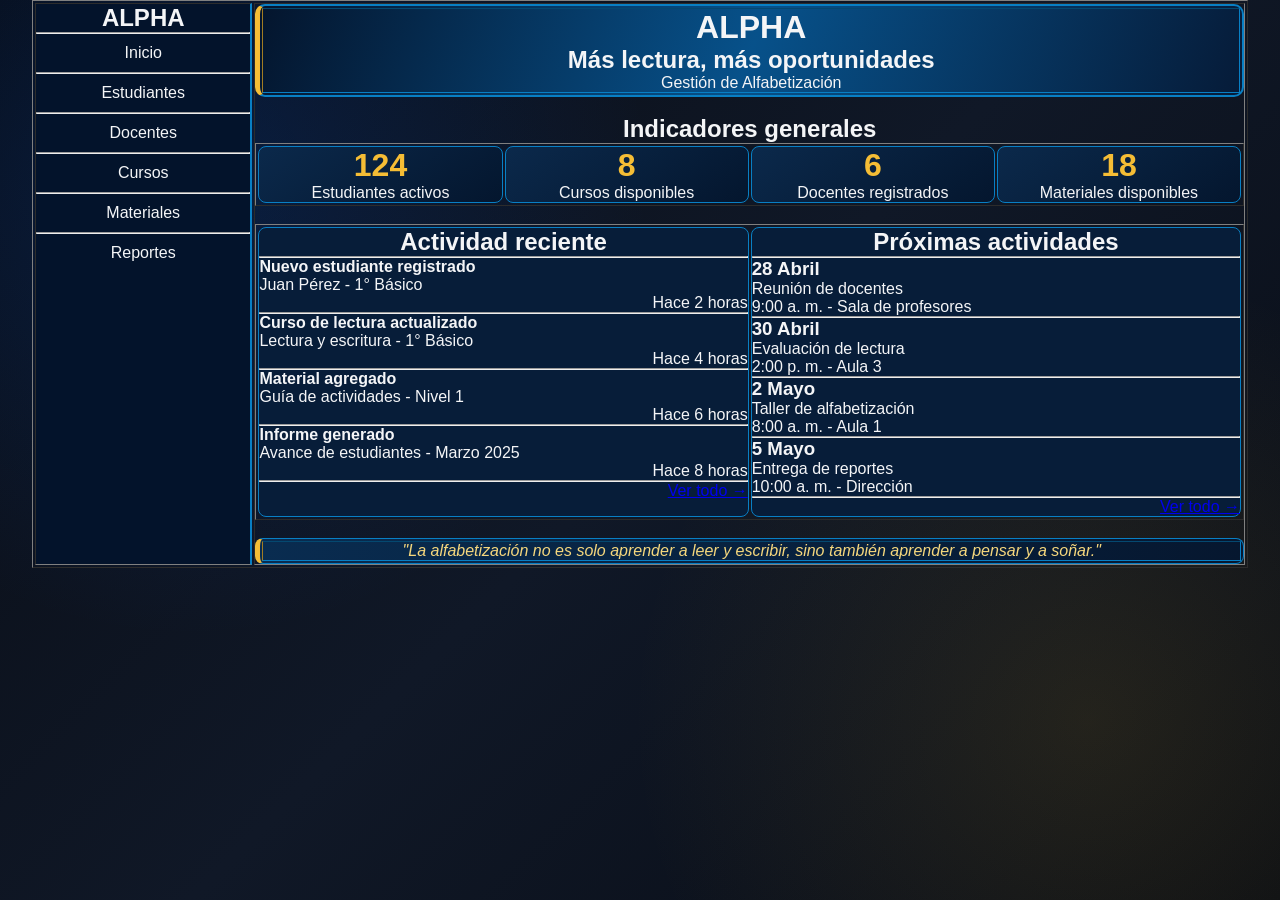
<file: inicio.html>
<!DOCTYPE html>
<html lang="es">
<head>
    <meta charset="UTF-8">
    <title>ALPHA - Panel principal</title>

    <!-- CONEXIÓN CON EL CSS -->
    <link rel="stylesheet" href="estilos.css">

</head>

<body>

<center>

<table border="1" width="95%" cellpadding="10">
    <tr>

        <!-- MENU LATERAL -->
        <td width="18%" valign="top" align="center">

            <h2>ALPHA</h2>
            <hr>

            <p> Inicio</p>
            <hr>
            <p> Estudiantes</p>
            <hr>
            <p> Docentes</p>
            <hr>
            <p> Cursos</p>
            <hr>
            <p> Materiales</p>
            <hr>
            <p> Reportes</p>

        </td>

        <!-- CONTENIDO PRINCIPAL -->
        <td width="82%" valign="top">

            <!-- BANNER -->
            <table border="1" width="100%" cellpadding="15">
                <tr>
                    <td align="center">
                        <h1>ALPHA</h1>
                        <h2>Más lectura, más oportunidades</h2>
                        <p>Gestión de Alfabetización</p>
                    </td>
                </tr>
            </table>

            <br>

            <!-- INDICADORES -->
            <h2 align="center">Indicadores generales</h2>

            <table border="1" width="100%" cellpadding="12">
                <tr>

                    <td align="center" width="25%">
                        <h2>124</h2>
                        <p>Estudiantes activos</p>
                    </td>

                    <td align="center" width="25%">
                        <h2>8</h2>
                        <p>Cursos disponibles</p>
                    </td>

                    <td align="center" width="25%">
                        <h2>6</h2>
                        <p>Docentes registrados</p>
                    </td>

                    <td align="center" width="25%">
                        <h2>18</h2>
                        <p>Materiales disponibles</p>
                    </td>

                </tr>
            </table>

            <br>

            <!-- ACTIVIDAD Y PROXIMAS ACTIVIDADES -->
            <table border="1" width="100%" cellpadding="10">

                <tr>

                    <!-- ACTIVIDAD RECIENTE -->
                    <td width="50%" valign="top">

                        <h2 align="center"> Actividad reciente</h2>

                        <hr>

                        <h4>Nuevo estudiante registrado</h4>
                        <p>Juan Pérez - 1° Básico</p>
                        <p align="right">Hace 2 horas</p>

                        <hr>

                        <h4>Curso de lectura actualizado</h4>
                        <p>Lectura y escritura - 1° Básico</p>
                        <p align="right">Hace 4 horas</p>

                        <hr>

                        <h4>Material agregado</h4>
                        <p>Guía de actividades - Nivel 1</p>
                        <p align="right">Hace 6 horas</p>

                        <hr>

                        <h4>Informe generado</h4>
                        <p>Avance de estudiantes - Marzo 2025</p>
                        <p align="right">Hace 8 horas</p>

                        <hr>

                        <p align="right">
                            <a href="#">Ver todo →</a>
                        </p>

                    </td>

                    <!-- PROXIMAS ACTIVIDADES -->
                    <td width="50%" valign="top">

                        <h2 align="center">Próximas actividades</h2>

                        <hr>

                        <h3>28 Abril</h3>
                        <p>Reunión de docentes</p>
                        <p>9:00 a. m. - Sala de profesores</p>

                        <hr>

                        <h3>30 Abril</h3>
                        <p>Evaluación de lectura</p>
                        <p>2:00 p. m. - Aula 3</p>

                        <hr>

                        <h3>2 Mayo</h3>
                        <p>Taller de alfabetización</p>
                        <p>8:00 a. m. - Aula 1</p>

                        <hr>

                        <h3>5 Mayo</h3>
                        <p>Entrega de reportes</p>
                        <p>10:00 a. m. - Dirección</p>

                        <hr>

                        <p align="right">
                            <a href="#">Ver todo →</a>
                        </p>

                    </td>

                </tr>

            </table>

            <br>

            <!-- FRASE FINAL -->
            <table border="1" width="100%" cellpadding="15">
                <tr>
                    <td align="center">

                        <p>
                            "La alfabetización no es solo aprender a leer y escribir,
                            sino también aprender a pensar y a soñar."
                        </p>

                    </td>
                </tr>
            </table>

        </td>
    </tr>
</table>

</center>

</body>
</html>
</file>
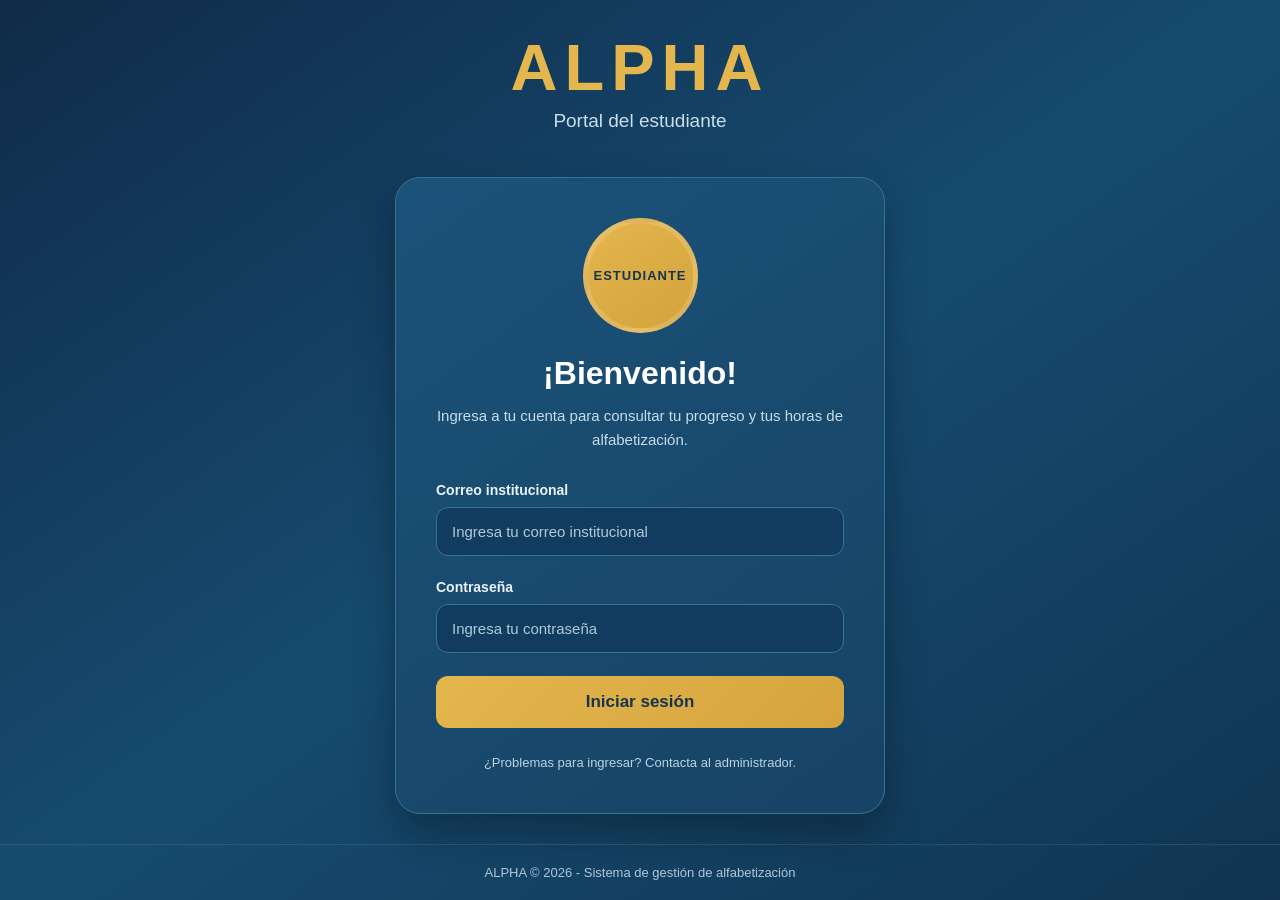
<file: login_estudiante.html>
<!DOCTYPE html>
<html lang="es">
<head>
    <meta charset="UTF-8">
    <title>ALPHA - Login Estudiante</title>
    <link rel="stylesheet" href="estilo_de_logins.css">
</head>
<body>

    <header class="encabezado-estudiante">

        <h1>ALPHA</h1>
        <p>Portal del estudiante</p>

    </header>

    <main class="contenido-estudiante">

        <div class="tarjeta-estudiante">

            <div class="icono-estudiante">
                <span>ESTUDIANTE</span>
            </div>

            <h2>¡Bienvenido!</h2>

            <p class="descripcion-estudiante">
                Ingresa a tu cuenta para consultar tu progreso
                y tus horas de alfabetización.
            </p>

            <form>

                <label for="usuario-estudiante">Correo institucional</label>

                <input
                    type="email"
                    id="usuario-estudiante"
                    name="usuario"
                    placeholder="Ingresa tu correo institucional"
                >

                <label for="contrasena-estudiante">Contraseña</label>

                <input
                    type="password"
                    id="contrasena-estudiante"
                    name="contrasena"
                    placeholder="Ingresa tu contraseña"
                >

              

                <button type="submit">
                    Iniciar sesión
                </button>

            </form>

            <p class="ayuda-estudiante">
                ¿Problemas para ingresar? Contacta al administrador.
            </p>

        </div>

    </main>

    <footer class="pie-estudiante">

        <p>ALPHA © 2026 - Sistema de gestión de alfabetización</p>

    </footer>

</body>
</html>
</file>
<file: estilos.css>
:root {
    --fondo: #102B50;
    --panel: #16365F;
    --panel-claro: #1D4775;
    --azul: #24568A;
    --dorado: #D6A943;
    --dorado-claro: #F0CB70;
    --blanco: #F5F7FA;
    --texto-secundario: #B9C9DC;
    --borde: #345579;
    --verde: #71D6A5;
}

* {
    box-sizing: border-box;
}

html {
    scroll-behavior: smooth;
}

body {
    margin: 0;
    min-height: 100vh;
    background:
        radial-gradient(
            circle at 80% 10%,
            rgba(214, 169, 67, 0.13),
            transparent 28%
        ),
        radial-gradient(
            circle at 10% 80%,
            rgba(48, 105, 164, 0.20),
            transparent 30%
        ),
        var(--fondo);
    color: var(--blanco);
    font-family: Arial, Helvetica, sans-serif;
    background-color: #102B50;
}

img {
    max-width: 100%;
}

/* LINEA SUPERIOR */

.topline {
    height: 5px;
    background: linear-gradient(
        90deg,
        var(--dorado),
        var(--dorado-claro),
        var(--dorado)
    );
}

/* ENCABEZADO Y LOGO */

.encabezado {
    max-width: 1180px;
    margin: auto;
    padding: 25px 24px 18px;
    display: flex;
    align-items: center;
    gap: 18px;
}

.logo {
    width: 76px;
    height: 76px;
    border-radius: 10px;
    display: flex;
    align-items: center;
    justify-content: center;
    overflow: hidden;
    background: #FFFFFF;
    box-shadow: 0 8px 28px #0003;
    flex-shrink: 0;
}

.logo img {
    width: 100%;
    height: 100%;
    object-fit: contain;
}

.marca h1 {
    margin: 0;
    font-size: 30px;
    letter-spacing: 3px;
    color: var(--dorado);
}

.marca p {
    margin: 7px 0 0;
    color: var(--texto-secundario);
    font-size: 12px;
    letter-spacing: 1.1px;
    line-height: 1.5;
}

.etiqueta {
    margin-left: auto;
    padding: 10px 13px;
    border: 1px solid var(--borde);
    border-radius: 999px;
    background: #19457a;
    color: var(--dorado-claro);
    font-size: 12px;
    white-space: nowrap;
}

/* CONTENIDO PRINCIPAL */

main {
    max-width: 1180px;
    margin: 0 auto;
    padding: 20px 24px 52px;
}

.bienvenida {
    display: grid;
    grid-template-columns: 1.1fr 0.9fr;
    gap: 26px;
    align-items: stretch;
    margin: 12px 0 26px;
}

.texto-bienvenida,
.tarjeta-login {
    background: linear-gradient(
        145deg,
        rgba(29, 71, 117, 0.95),
        rgba(18, 43, 75, 0.98)
    );
    border: 1px solid var(--borde);
    border-radius: 24px;
    box-shadow: 0 18px 45px #0003;
}

.texto-bienvenida {
    padding: 34px;
}

.subtitulo {
    color: var(--dorado);
    font-size: 12px;
    font-weight: 800;
    letter-spacing: 2px;
}

.texto-bienvenida h2 {
    margin: 13px 0 15px;
    font-size: clamp(30px, 4vw, 46px);
    line-height: 1.1;
}

.texto-bienvenida h2 span {
    color: var(--dorado);
}

.texto-bienvenida > p {
    max-width: 570px;
    margin: 0;
    color: var(--texto-secundario);
    line-height: 1.7;
}

.etiquetas {
    display: flex;
    flex-wrap: wrap;
    gap: 9px;
    margin-top: 24px;
    padding: 0;
}

.etiquetas span {
    padding: 8px 11px;
    border: 1px solid var(--borde);
    border-radius: 9px;
    background: #FFFFFF08;
    color: var(--dorado-claro);
    font-size: 12px;
}

/* TARJETA DE LOGIN */

.tarjeta-login {
    padding: 28px;
}

.tarjeta-login h2 {
    margin: 0 0 7px;
    font-size: 22px;
}

.descripcion {
    margin: 0 0 22px;
    color: var(--texto-secundario);
    font-size: 13px;
    line-height: 1.5;
}

label {
    display: block;
    margin: 14px 0 8px;
    color: var(--blanco);
    font-size: 13px;
    font-weight: 700;
}

input,
select {
    width: 100%;
    padding: 13px 14px;
    border: 1px solid #496789;
    border-radius: 11px;
    outline: none;
    background: var(--fondo);
    color: var(--blanco);
    font-size: 14px;
}

input::placeholder {
    color: #91A6BF;
}

input:focus,
select:focus {
    border-color: var(--dorado);
    box-shadow: 0 0 0 3px #D6A94325;
}

/* SELECTOR DE ROL (LOGIN) */

.opciones-rol {
    display: grid;
    gap: 10px;
}

.opcion-rol {
    position: relative;
    display: flex;
    align-items: center;
    gap: 12px;
    margin: 0;
    padding: 12px 14px;
    border: 1px solid var(--borde);
    border-radius: 11px;
    background: #FFFFFF08;
    color: var(--blanco);
    font-size: 14px;
    font-weight: 700;
    cursor: pointer;
    transition: border-color 0.2s, background 0.2s, transform 0.15s;
}

.opcion-rol:hover {
    border-color: var(--dorado);
    background: #D6A94312;
    transform: translateY(-1px);
}

/* El radio real queda oculto pero sigue funcionando con el teclado y el required */
.opcion-rol input {
    position: absolute;
    opacity: 0;
    width: 1px;
    height: 1px;
    padding: 0;
    pointer-events: none;
}

.rol-icono {
    width: 36px;
    height: 36px;
    display: flex;
    align-items: center;
    justify-content: center;
    flex-shrink: 0;
    border: 1px solid #D6A94360;
    border-radius: 10px;
    background: #D6A94320;
    font-size: 18px;
}

.rol-nombre {
    flex: 1;
}

.rol-marca {
    width: 18px;
    height: 18px;
    flex-shrink: 0;
    border: 2px solid #496789;
    border-radius: 50%;
    transition: border-color 0.2s, background 0.2s, box-shadow 0.2s;
}

.opcion-rol input:checked ~ .rol-marca {
    border-color: var(--dorado);
    background: var(--dorado);
    box-shadow: inset 0 0 0 3px var(--fondo);
}

.opcion-rol:has(input:checked) {
    border-color: var(--dorado);
    background: #D6A94320;
}

.opcion-rol:has(input:focus-visible) {
    box-shadow: 0 0 0 3px #D6A94340;
}

/* BOTON PRINCIPAL */

.boton-principal {
    width: 100%;
    margin-top: 20px;
    padding: 13px 16px;
    border: none;
    border-radius: 11px;
    background: linear-gradient(
        90deg,
        var(--dorado),
        var(--dorado-claro)
    );
    color: #102B50;
    font-size: 14px;
    font-weight: 800;
    cursor: pointer;
    transition: transform 0.15s, filter 0.15s;
}

.boton-principal:hover {
    filter: brightness(1.08);
    transform: translateY(-1px);
}

.nota-formulario {
    margin: 13px 0 0;
    color: #A9BCD2;
    font-size: 11px;
    line-height: 1.5;
}

/* SECCION DE ROLES */

.seccion-roles {
    margin-top: 35px;
}

.encabezado-seccion {
    margin-bottom: 16px;
}

.encabezado-seccion h2 {
    margin: 0;
    font-size: 24px;
}

.encabezado-seccion p {
    margin: 7px 0 0;
    color: var(--texto-secundario);
    font-size: 13px;
}

.rejilla-roles {
    display: grid;
    grid-template-columns: repeat(4, 1fr);
    gap: 15px;
}

/* TARJETAS DE ROLES */

.tarjeta-rol {
    min-height: 205px;
    padding: 22px;
    display: flex;
    flex-direction: column;
    align-items: flex-start;
    border: 1px solid var(--borde);
    border-radius: 18px;
    background: linear-gradient(
        160deg,
        #1D4775,
        #142F51
    );
    transition: transform 0.2s, border-color 0.2s;
}

.tarjeta-rol:hover {
    transform: translateY(-4px);
    border-color: var(--dorado);
}

.icono {
    width: 48px;
    height: 48px;
    margin-bottom: 17px;
    display: flex;
    align-items: center;
    justify-content: center;
    border: 1px solid #D6A94360;
    border-radius: 14px;
    background: #D6A94320;
    font-size: 24px;
}

.tarjeta-rol h3 {
    margin: 0 0 9px;
    font-size: 16px;
}

.tarjeta-rol p {
    margin: 0 0 16px;
    color: var(--texto-secundario);
    font-size: 12px;
    line-height: 1.55;
}

.enlace-rol {
    margin-top: auto;
    color: var(--dorado);
    font-size: 12px;
    font-weight: 800;
}

/* NOTA FINAL */

.nota-final {
    margin-top: 26px;
    padding: 17px 20px;
    display: flex;
    align-items: center;
    gap: 14px;
    border: 1px solid var(--borde);
    border-radius: 16px;
    background: #FFFFFF08;
}

.punto {
    width: 9px;
    height: 9px;
    flex-shrink: 0;
    border-radius: 50%;
    background: var(--dorado);
    box-shadow: 0 0 12px #D6A94377;
}

.nota-final p {
    margin: 0;
    color: var(--texto-secundario);
    font-size: 12px;
    line-height: 1.6;
}

/* PIE DE PAGINA */

footer {
    padding: 22px 15px;
    border-top: 1px solid #FFFFFF12;
    color: #A9BCD2;
    text-align: center;
    font-size: 11px;
    letter-spacing: 1px;
}

/* ADAPTACION A TABLET */

@media (max-width: 900px) {
    .bienvenida {
        grid-template-columns: 1fr;
    }

    .rejilla-roles {
        grid-template-columns: repeat(2, 1fr);
    }

    .etiqueta {
        display: none;
    }
}

/* ADAPTACION A CELULARES */

@media (max-width: 520px) {
    .encabezado {
        padding: 20px 16px;
    }

    .logo {
        width: 58px;
        height: 58px;
    }

    .marca h1 {
        font-size: 25px;
    }

    .marca p {
        font-size: 9px;
    }

    main {
        padding: 14px 16px 35px;
    }

    .texto-bienvenida,
    .tarjeta-login {
        padding: 23px;
    }

    .rejilla-roles {
        grid-template-columns: 1fr;
    }

    .tarjeta-rol {
        min-height: 175px;
    }
}

/* ===== ESTILOS GENERALES  del login de admin ===== */

/* ==========================================
   1. CONFIGURACIÓN GENERAL
========================================== */

* {
    margin: 0;
    padding: 0;
    box-sizing: border-box;
}

body {
    min-height: 100vh;
    display: flex;
    flex-direction: column;
    font-family: 'Segoe UI', Arial, sans-serif;
    color: #F4F5F7;
    background:
        radial-gradient(circle at 15% 20%, rgba(0, 91, 234, 0.18), transparent 35%),
        radial-gradient(circle at 85% 80%, rgba(217, 169, 40, 0.12), transparent 35%),
        linear-gradient(135deg, #080C14, #101827, #080C14);
}


/* ==========================================
   2. ENCABEZADO Y LOGO
========================================== */

.encabezado-admin {
    text-align: center;
    padding: 20px;
}

.encabezado-admin img {
    width: 190px;
    height: 145px;
    object-fit: contain;
    filter: drop-shadow(0 0 15px rgba(0, 91, 234, 0.25));
}

.encabezado-admin p {
    margin-top: 5px;
    color: #D9A928;
    font-size: 12px;
    font-weight: bold;
    letter-spacing: 4px;
}


/* ==========================================
   3. CONTENIDO PRINCIPAL
========================================== */

.contenido-admin {
    flex: 1;
    display: flex;
    justify-content: center;
    align-items: center;
    padding: 30px 20px;
}


/* ==========================================
   4. TARJETA DE ADMINISTRADOR
========================================== */

.tarjeta-admin {
    width: 100%;
    max-width: 480px;
    padding: 42px;
    background: linear-gradient(145deg, #151F30, #0E1725);
    border: 1px solid rgba(0, 91, 234, 0.45);
    border-radius: 20px;
    box-shadow:
        0 0 25px rgba(0, 91, 234, 0.12),
        0 20px 50px rgba(0, 0, 0, 0.55);
    text-align: center;
}


/* ==========================================
   5. ETIQUETA ADMINISTRATIVA
========================================== */

.etiqueta-admin {
    display: inline-block;
    padding: 8px 16px;
    margin-bottom: 22px;
    background-color: rgba(0, 91, 234, 0.15);
    border: 1px solid #075BEA;
    border-radius: 5px;
    color: #64A1FF;
    font-size: 11px;
    font-weight: bold;
    letter-spacing: 2px;
}


/* ==========================================
   6. TÍTULOS
========================================== */

.tarjeta-admin h1 {
    color: #D9A928;
    font-size: 34px;
    font-weight: 800;
    letter-spacing: 3px;
    margin-bottom: 12px;
}

.descripcion-admin {
    color: #AEB9C9;
    font-size: 14px;
    line-height: 1.7;
    margin-bottom: 32px;
}


/* ==========================================
   7. FORMULARIO
========================================== */

.tarjeta-admin form {
    text-align: left;
}

.tarjeta-admin label {
    display: block;
    margin-bottom: 10px;
    color: #E7EDF6;
    font-size: 13px;
    font-weight: bold;
    letter-spacing: 1px;
}

.tarjeta-admin input {
    width: 100%;
    padding: 16px;
    margin-bottom: 25px;
    background-color: #0A1220;
    border: 1px solid #293A52;
    border-radius: 9px;
    color: #FFFFFF;
    font-size: 15px;
    outline: none;
    transition: 0.3s;
}

.tarjeta-admin input::placeholder {
    color: #718198;
}

.tarjeta-admin input:focus {
    border-color: #075BEA;
    box-shadow: 0 0 0 3px rgba(0, 91, 234, 0.16);
}


/* ==========================================
   8. BOTÓN DE INGRESO
========================================== */

.tarjeta-admin button {
    width: 100%;
    padding: 17px;
    margin-top: 5px;
    background: linear-gradient(100deg, #D9A928, #F0C44E);
    border: none;
    border-radius: 9px;
    color: #101827;
    font-size: 15px;
    font-weight: 900;
    letter-spacing: 2px;
    cursor: pointer;
    transition: 0.3s;
}

.tarjeta-admin button:hover {
    background: #F5D36E;
    box-shadow: 0 0 22px rgba(217, 169, 40, 0.30);
    transform: translateY(-3px);
}

.tarjeta-admin button:active {
    transform: scale(0.98);
}


/* ==========================================
   9. MENSAJE DE SEGURIDAD
========================================== */

.mensaje-seguridad {
    margin-top: 28px;
    color: #718198;
    font-size: 10px;
    font-weight: bold;
    letter-spacing: 1.5px;
}


/* ==========================================
   10. PIE DE PÁGINA
========================================== */

.pie-admin {
    padding: 20px;
    text-align: center;
    border-top: 1px solid rgba(255, 255, 255, 0.08);
}

.pie-admin p {
    color: #718198;
    font-size: 11px;
    letter-spacing: 1.5px;
}


/* ==========================================
   11. DISEÑO RESPONSIVE
========================================== */

@media (max-width: 600px) {

    .encabezado-admin img {
        width: 150px;
        height: 115px;
    }

    .encabezado-admin p {
        font-size: 9px;
        letter-spacing: 2px;
    }

    .contenido-admin {
        padding: 20px 15px;
    }

    .tarjeta-admin {
        padding: 30px 22px;
    }

    .tarjeta-admin h1 {
        font-size: 28px;
    }

    .pie-admin p {
        font-size: 9px;
    }

}
   /* estilos de inivio 





   body {
    background-color: #020d20;
    color: #eaf4ff;
    font-family: Arial, sans-serif;
}

table {
    border-collapse: collapse;
    border-color: #087fc4;
}

body > center > table {
    background-color: #061a35;
    border: 2px solid #087fc4;
    box-shadow: 0 0 15px #087fc455;
    border-radius: 12px;
}

td {
    border-color: #087fc4;
}

h1 {
    color: #ffffff;
    text-shadow: 0 0 10px #168bd5;
}

h2, h3 {
    color: #f5bd35;
}

h4 {
    color: #ffffff;
}

p {
    color: #d5eaff;
}

hr {
    border: none;
    border-top: 1px solid #176092;
}

a {
    color: #48b9ff;
    text-decoration: none;
    font-weight: bold;
}

a:hover {
    color: #ffd04b;
}

/* MENU LATERAL */
body > center > table > tbody > tr > td:first-child {
    background-color: #03132b;
    border-right: 2px solid #087fc4;
}

body > center > table > tbody > tr > td:first-child p {
    padding: 10px;
    border-radius: 6px;
}

body > center > table > tbody > tr > td:first-child p:hover {
    background-color: #0755a1;
    color: #ffd04b;
}

/* BANNER */
body > center > table > tbody > tr > td:last-child > table:first-child {
    background: linear-gradient(110deg, #04152d, #07518a, #061b38);
    border: 2px solid #087fc4;
    border-left: 5px solid #f5bd35;
    border-radius: 10px;
}

/* INDICADORES */
body > center > table > tbody > tr > td:last-child > table:nth-of-type(2) td {
    background: linear-gradient(145deg, #0b294b, #04162e);
    border: 1px solid #087fc4;
    border-radius: 8px;
}

body > center > table > tbody > tr > td:last-child > table:nth-of-type(2) h2 {
    color: #f5bd35;
    font-size: 32px;
}

/* ACTIVIDADES */
body > center > table > tbody > tr > td:last-child > table:nth-of-type(3) td {
    background-color: #071d39;
    border: 1px solid #087fc4;
    border-radius: 8px;
}

/* FRASE FINAL */
body > center > table > tbody > tr > td:last-child > table:last-child {
    background: linear-gradient(90deg, #092c50, #06172f);
    border: 1px solid #087fc4;
    border-left: 5px solid #f5bd35;
    border-radius: 8px;
}

body > center > table > tbody > tr > td:last-child > table:last-child p {
    color: #f5d77d;
    font-style: italic;
}
</file>
<file: estilo_de_logins.css>
/* ==========================================
   1. CONFIGURACIÓN GENERAL
========================================== */

* {
    margin: 0;
    padding: 0;
    box-sizing: border-box;
}

body {
    min-height: 100vh;
    display: flex;
    flex-direction: column;
    font-family: 'Segoe UI', Arial, sans-serif;
    color: #F4F5F7;
    background:
        radial-gradient(circle at 15% 20%, rgba(0, 91, 234, 0.18), transparent 35%),
        radial-gradient(circle at 85% 80%, rgba(217, 169, 40, 0.12), transparent 35%),
        linear-gradient(135deg, #080C14, #101827, #080C14);
}


/* ==========================================
   2. ENCABEZADO Y LOGO
========================================== */

.encabezado-admin {
    text-align: center;
    padding: 20px;
}

.encabezado-admin img {
    width: 190px;
    height: 145px;
    object-fit: contain;
    filter: drop-shadow(0 0 15px rgba(0, 91, 234, 0.25));
}

.encabezado-admin p {
    margin-top: 5px;
    color: #D9A928;
    font-size: 12px;
    font-weight: bold;
    letter-spacing: 4px;
}


/* ==========================================
   3. CONTENIDO PRINCIPAL
========================================== */

.contenido-admin {
    flex: 1;
    display: flex;
    justify-content: center;
    align-items: center;
    padding: 30px 20px;
}


/* ==========================================
   4. TARJETA DE ADMINISTRADOR
========================================== */

.tarjeta-admin {
    width: 100%;
    max-width: 480px;
    padding: 42px;
    background: linear-gradient(145deg, #151F30, #0E1725);
    border: 1px solid rgba(0, 91, 234, 0.45);
    border-radius: 20px;
    box-shadow:
        0 0 25px rgba(0, 91, 234, 0.12),
        0 20px 50px rgba(0, 0, 0, 0.55);
    text-align: center;
}


/* ==========================================
   5. ETIQUETA ADMINISTRATIVA
========================================== */

.etiqueta-admin {
    display: inline-block;
    padding: 8px 16px;
    margin-bottom: 22px;
    background-color: rgba(0, 91, 234, 0.15);
    border: 1px solid #075BEA;
    border-radius: 5px;
    color: #64A1FF;
    font-size: 11px;
    font-weight: bold;
    letter-spacing: 2px;
}


/* ==========================================
   6. TÍTULOS
========================================== */

.tarjeta-admin h1 {
    color: #D9A928;
    font-size: 34px;
    font-weight: 800;
    letter-spacing: 3px;
    margin-bottom: 12px;
}

.descripcion-admin {
    color: #AEB9C9;
    font-size: 14px;
    line-height: 1.7;
    margin-bottom: 32px;
}


/* ==========================================
   7. FORMULARIO
========================================== */

.tarjeta-admin form {
    text-align: left;
}

.tarjeta-admin label {
    display: block;
    margin-bottom: 10px;
    color: #E7EDF6;
    font-size: 13px;
    font-weight: bold;
    letter-spacing: 1px;
}

.tarjeta-admin input {
    width: 100%;
    padding: 16px;
    margin-bottom: 25px;
    background-color: #0A1220;
    border: 1px solid #293A52;
    border-radius: 9px;
    color: #FFFFFF;
    font-size: 15px;
    outline: none;
    transition: 0.3s;
}

.tarjeta-admin input::placeholder {
    color: #718198;
}

.tarjeta-admin input:focus {
    border-color: #075BEA;
    box-shadow: 0 0 0 3px rgba(0, 91, 234, 0.16);
}


/* ==========================================
   8. BOTÓN DE INGRESO
========================================== */

.tarjeta-admin button {
    width: 100%;
    padding: 17px;
    margin-top: 5px;
    background: linear-gradient(100deg, #D9A928, #F0C44E);
    border: none;
    border-radius: 9px;
    color: #101827;
    font-size: 15px;
    font-weight: 900;
    letter-spacing: 2px;
    cursor: pointer;
    transition: 0.3s;
}

.tarjeta-admin button:hover {
    background: #F5D36E;
    box-shadow: 0 0 22px rgba(217, 169, 40, 0.30);
    transform: translateY(-3px);
}

.tarjeta-admin button:active {
    transform: scale(0.98);
}


/* ==========================================
   9. MENSAJE DE SEGURIDAD
========================================== */

.mensaje-seguridad {
    margin-top: 28px;
    color: #718198;
    font-size: 10px;
    font-weight: bold;
    letter-spacing: 1.5px;
}


/* ==========================================
   10. PIE DE PÁGINA
========================================== */

.pie-admin {
    padding: 20px;
    text-align: center;
    border-top: 1px solid rgba(255, 255, 255, 0.08);
}

.pie-admin p {
    color: #718198;
    font-size: 11px;
    letter-spacing: 1.5px;
}


/* ==========================================
   11. DISEÑO RESPONSIVE
========================================== */

@media (max-width: 600px) {

    .encabezado-admin img {
        width: 150px;
        height: 115px;
    }

    .encabezado-admin p {
        font-size: 9px;
        letter-spacing: 2px;
    }

    .contenido-admin {
        padding: 20px 15px;
    }

    .tarjeta-admin {
        padding: 30px 22px;
    }

    .tarjeta-admin h1 {
        font-size: 28px;
    }

    .pie-admin p {
        font-size: 9px;
    }

}


/* estilos de estudiante /*

/* estilpos para el login estudinate */



/* =====================================
   1. CONFIGURACIÓN GENERAL
===================================== */

* {
    margin: 0;
    padding: 0;
    box-sizing: border-box;
}

body {
    min-height: 100vh;
    display: flex;
    flex-direction: column;
    font-family: 'Segoe UI', Arial, sans-serif;
    color: #F4F8FC;
    background: linear-gradient(145deg, #102B49, #164B70, #103451);
}


/* =====================================
   2. ENCABEZADO DEL ESTUDIANTE
===================================== */

.encabezado-estudiante {
    text-align: center;
    padding: 30px 20px 15px;
}

.encabezado-estudiante h1 {
    font-size: 65px;
    font-weight: 800;
    letter-spacing: 7px;
    color: #E4B64E;
}

.encabezado-estudiante p {
    font-size: 19px;
    color: #C8DFEE;
    margin-top: 5px;
}


/* =====================================
   3. CONTENIDO PRINCIPAL
===================================== */

.contenido-estudiante {
    flex: 1;
    display: flex;
    justify-content: center;
    align-items: center;
    padding: 25px 20px;
}


/* =====================================
   4. TARJETA DEL ESTUDIANTE
===================================== */

.tarjeta-estudiante {
    width: 100%;
    max-width: 490px;
    padding: 40px;
    text-align: center;
    background: linear-gradient(145deg, #1B5279, #174365);
    border: 1px solid #397394;
    border-radius: 25px;
    box-shadow: 0 18px 40px rgba(0, 0, 0, 0.30);
}


/* =====================================
   5. IDENTIFICACIÓN DEL ESTUDIANTE
===================================== */

.icono-estudiante {
    width: 115px;
    height: 115px;
    margin: 0 auto 22px;
    display: flex;
    justify-content: center;
    align-items: center;
    background: linear-gradient(145deg, #E4B64E, #D4A33B);
    border: 5px solid rgba(255, 255, 255, 0.15);
    border-radius: 50%;
}

.icono-estudiante span {
    color: #153451;
    font-size: 13px;
    font-weight: 800;
    letter-spacing: 1px;
}


/* =====================================
   6. TÍTULOS Y DESCRIPCIÓN
===================================== */

.tarjeta-estudiante h2 {
    font-size: 32px;
    color: #FFFFFF;
    margin-bottom: 12px;
}

.descripcion-estudiante {
    font-size: 15px;
    line-height: 1.6;
    color: #C8DDEA;
    margin-bottom: 30px;
}


/* =====================================
   7. CAMPOS DEL FORMULARIO
===================================== */

.tarjeta-estudiante form {
    text-align: left;
}

.tarjeta-estudiante form > label {
    display: block;
    font-size: 14px;
    font-weight: 700;
    color: #EAF4FA;
    margin-bottom: 9px;
}

.tarjeta-estudiante form > input {
    width: 100%;
    padding: 15px;
    margin-bottom: 23px;
    background-color: #123C5F;
    border: 1px solid #397394;
    border-radius: 12px;
    color: white;
    font-size: 15px;
    outline: none;
    transition: 0.3s;
}

.tarjeta-estudiante form > input::placeholder {
    color: #AFC9DA;
}

.tarjeta-estudiante form > input:focus {
    border-color: #E4B64E;
    box-shadow: 0 0 0 3px rgba(228, 182, 78, 0.15);
}


/* =====================================
   8. OPCIÓN RECORDARME
===================================== */

.opciones-estudiante {
    display: flex;
    align-items: center;
    margin-bottom: 25px;
}

.recordar-estudiante {
    display: flex;
    align-items: center;
    gap: 9px;
    color: #D9E8F3;
    font-size: 14px;
    cursor: pointer;
}

.recordar-estudiante input {
    width: 16px;
    height: 16px;
    accent-color: #E4B64E;
    cursor: pointer;
}


/* =====================================
   9. BOTÓN DE INGRESO
===================================== */

.tarjeta-estudiante button {
    width: 100%;
    padding: 16px;
    background: linear-gradient(135deg, #E4B64E, #D6A43D);
    border: none;
    border-radius: 12px;
    color: #153451;
    font-size: 17px;
    font-weight: 800;
    cursor: pointer;
    transition: 0.3s;
}

.tarjeta-estudiante button:hover {
    background: #F4CD73;
    transform: translateY(-3px);
    box-shadow: 0 8px 18px rgba(228, 182, 78, 0.20);
}

.tarjeta-estudiante button:active {
    transform: scale(0.98);
}


/* =====================================
   10. MENSAJE DE AYUDA
===================================== */

.ayuda-estudiante {
    margin-top: 25px;
    color: #BBD2E3;
    font-size: 13px;
    line-height: 1.5;
}


/* =====================================
   11. PIE DE PÁGINA
===================================== */

.pie-estudiante {
    padding: 20px;
    text-align: center;
    border-top: 1px solid rgba(255, 255, 255, 0.10);
    color: #AFC8DA;
    font-size: 13px;
}


/* =====================================
   12. ADAPTACIÓN A CELULARES
===================================== */

@media (max-width: 600px) {

    .encabezado-estudiante h1 {
        font-size: 48px;
    }

    .encabezado-estudiante p {
        font-size: 16px;
    }

    .tarjeta-estudiante {
        padding: 30px 22px;
    }

    .tarjeta-estudiante h2 {
        font-size: 27px;
    }

    .icono-estudiante {
        width: 95px;
        height: 95px;
    }

    .pie-estudiante {
        font-size: 11px;
    }

}

/* login de docenete /





/* ==========================================
   1. CONFIGURACIÓN GENERAL
========================================== */

* {
    margin: 0;
    padding: 0;
    box-sizing: border-box;
}

body {
    min-height: 100vh;
    font-family: 'Segoe UI', Arial, sans-serif;
    background-color: #080C14;
    color: #F4F5F7;
}


/* ==========================================
   2. DISTRIBUCIÓN PRINCIPAL
========================================== */

.pagina-docente {
    min-height: 100vh;
    display: grid;
    grid-template-columns: 1.1fr 0.9fr;
}


/* ==========================================
   3. PANEL DE PRESENTACIÓN
========================================== */

.panel-presentacion {
    position: relative;
    overflow: hidden;
    display: flex;
    flex-direction: column;
    justify-content: center;
    align-items: center;
    padding: 45px;
    background:
        radial-gradient(circle at 50% 45%,
        rgba(0, 91, 234, 0.22),
        transparent 55%),
        linear-gradient(145deg, #101B2D, #080C14);
    border-right: 1px solid rgba(0, 91, 234, 0.35);
}

.logo-docente {
    position: relative;
    z-index: 1;
    margin-bottom: 20px;
}

.logo-docente img {
    width: 100%;
    max-width: 410px;
    height: auto;
    object-fit: contain;
    filter: drop-shadow(0 0 20px rgba(0, 91, 234, 0.25));
}


/* ==========================================
   4. TEXTO DE PRESENTACIÓN
========================================== */

.texto-presentacion {
    position: relative;
    z-index: 1;
    max-width: 480px;
    text-align: center;
}

.etiqueta-institucional {
    display: inline-block;
    padding: 9px 17px;
    margin-bottom: 15px;
    border: 1px solid #075BEA;
    border-radius: 5px;
    color: #64A1FF;
    background-color: rgba(0, 91, 234, 0.12);
    font-size: 10px;
    font-weight: bold;
    letter-spacing: 2px;
}

.texto-presentacion h1 {
    color: #D9A928;
    font-size: 55px;
    font-weight: 900;
    letter-spacing: 7px;
}

.texto-presentacion h2 {
    color: #FFFFFF;
    font-size: 25px;
    margin: 5px 0 15px;
}

.texto-presentacion p {
    color: #AEB9C9;
    font-size: 15px;
    line-height: 1.8;
}


/* ==========================================
   5. DECORACIÓN DEL PANEL
========================================== */

.decoracion-panel {
    position: absolute;
    width: 350px;
    height: 350px;
    bottom: -230px;
    left: -100px;
    border: 2px solid rgba(0, 91, 234, 0.25);
    border-radius: 50%;
    box-shadow:
        0 0 0 35px rgba(0, 91, 234, 0.04),
        0 0 0 70px rgba(217, 169, 40, 0.03);
}


/* ==========================================
   6. PANEL DEL FORMULARIO
========================================== */

.panel-login-docente {
    display: flex;
    flex-direction: column;
    justify-content: center;
    padding: 45px 55px;
    background: linear-gradient(160deg, #111C2B, #090F19);
}

.contenido-login-docente {
    width: 100%;
    max-width: 420px;
    margin: auto;
}


/* ==========================================
   7. ENCABEZADO DEL LOGIN
========================================== */

.encabezado-login-docente {
    margin-bottom: 40px;
}

.identificador-docente {
    display: inline-block;
    color: #D9A928;
    font-size: 11px;
    font-weight: 800;
    letter-spacing: 2px;
    margin-bottom: 18px;
}

.encabezado-login-docente h2 {
    color: #FFFFFF;
    font-size: 32px;
    font-weight: 800;
    margin-bottom: 12px;
}

.encabezado-login-docente p {
    color: #9BAABD;
    font-size: 14px;
    line-height: 1.7;
}


/* ==========================================
   8. FORMULARIO
========================================== */

.formulario-docente {
    display: flex;
    flex-direction: column;
}

.formulario-docente > label {
    color: #E5EAF2;
    font-size: 14px;
    font-weight: 700;
    margin-bottom: 10px;
}

.formulario-docente > input {
    width: 100%;
    padding: 17px;
    margin-bottom: 25px;
    background-color: #0B1422;
    border: 1px solid #2A3C54;
    border-radius: 9px;
    color: white;
    font-size: 14px;
    outline: none;
    transition: 0.3s;
}

.formulario-docente > input::placeholder {
    color: #718198;
}

.formulario-docente > input:focus {
    border-color: #075BEA;
    box-shadow: 0 0 0 3px rgba(0, 91, 234, 0.15);
}


/* ==========================================
   9. RECORDAR DATOS
========================================== */

.opciones-login-docente {
    margin-bottom: 28px;
}

.recordar-docente {
    display: flex;
    align-items: center;
    gap: 9px;
    color: #AEB9C9;
    font-size: 13px;
    cursor: pointer;
}

.recordar-docente input {
    width: 16px;
    height: 16px;
    accent-color: #D9A928;
}


/* ==========================================
   10. BOTÓN DE INGRESO
========================================== */

.formulario-docente button {
    width: 100%;
    padding: 18px;
    background: linear-gradient(100deg, #075BEA, #1679FF);
    border: 1px solid #398BFF;
    border-radius: 9px;
    color: white;
    font-size: 14px;
    font-weight: 900;
    letter-spacing: 2px;
    cursor: pointer;
    transition: 0.3s;
}

.formulario-docente button:hover {
    background: linear-gradient(100deg, #1679FF, #358EFF);
    box-shadow: 0 0 25px rgba(0, 91, 234, 0.30);
    transform: translateY(-3px);
}

.formulario-docente button:active {
    transform: scale(0.98);
}


/* ==========================================
   11. INFORMACIÓN DE AYUDA
========================================== */

.informacion-docente {
    margin-top: 35px;
    padding-top: 25px;
    border-top: 1px solid #26364B;
}

.informacion-docente p {
    color: #D9A928;
    font-size: 13px;
    font-weight: bold;
    margin-bottom: 8px;
}

.informacion-docente span {
    color: #8292A7;
    font-size: 12px;
    line-height: 1.6;
}


/* ==========================================
   12. PIE DE PÁGINA
========================================== */

.footer-docente {
    text-align: center;
    padding-top: 25px;
    color: #64758B;
    font-size: 10px;
    letter-spacing: 1.5px;
}


/* ==========================================
   13. ADAPTACIÓN A CELULARES
========================================== */

@media (max-width: 850px) {

    .pagina-docente {
        grid-template-columns: 1fr;
    }

    .panel-presentacion {
        padding: 25px 20px;
        border-right: none;
        border-bottom: 1px solid #075BEA;
    }

    .logo-docente img {
        max-width: 230px;
    }

    .texto-presentacion h1 {
        font-size: 40px;
    }

    .texto-presentacion h2 {
        font-size: 21px;
    }

    .texto-presentacion p {
        font-size: 13px;
    }

    .panel-login-docente {
        padding: 40px 25px;
    }

    .encabezado-login-docente h2 {
        font-size: 27px;
    }

}

@media (max-width: 450px) {

    .logo-docente img {
        max-width: 190px;
    }

    .panel-login-docente {
        padding: 35px 20px;
    }

    .encabezado-login-docente h2 {
        font-size: 24px;
    }

}
</file>
